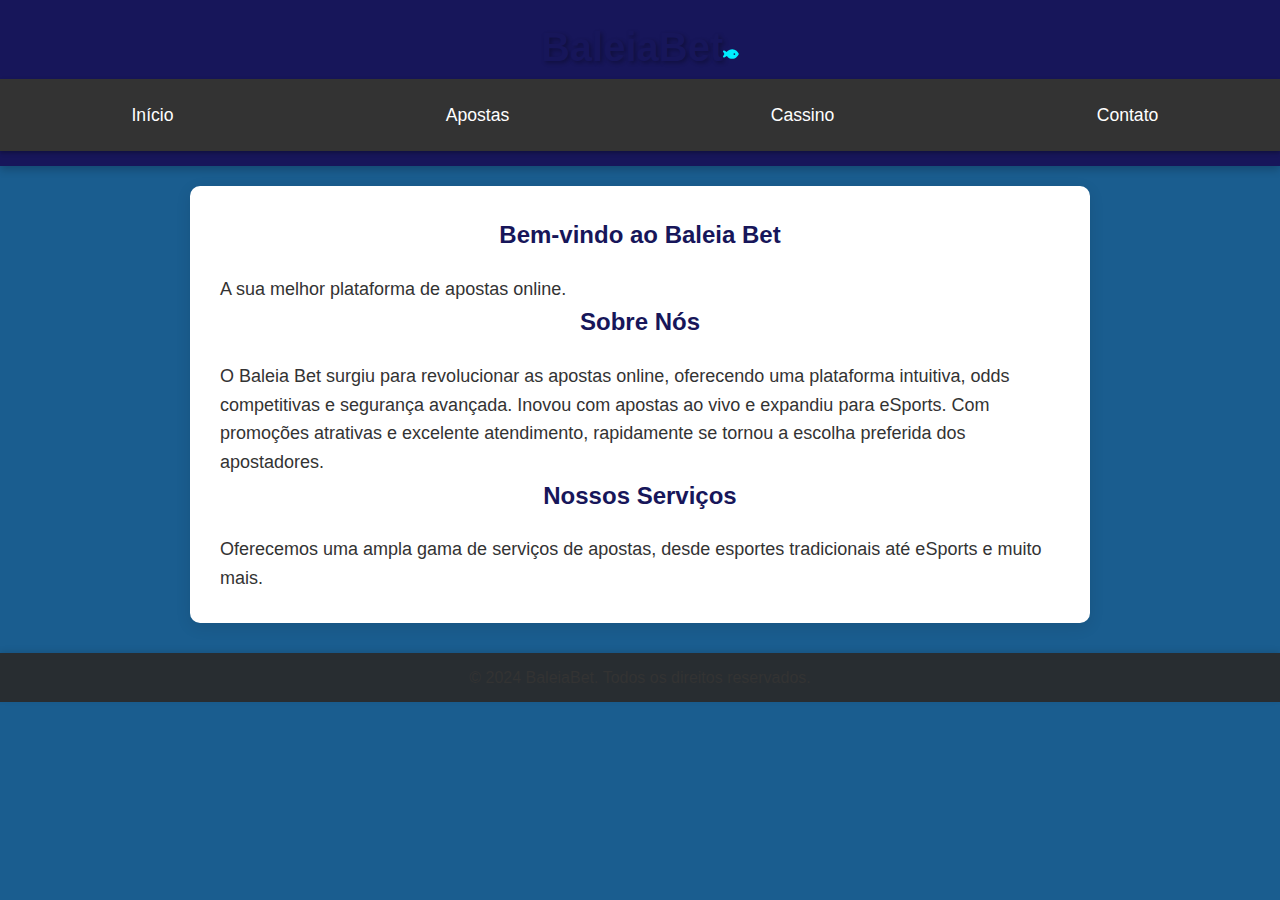
<file: index.html>
<!DOCTYPE html>
<html lang="pt-BR">
<head>
    <meta charset="UTF-8">
    <meta name="viewport" content="width=device-width, initial-scale=1.0">
    <title>BaleiaBet</title>
    <link rel="stylesheet" href="stylesheet.css">
</head>
<body>
    <header>
        <div class="logo">
            <h1>BaleiaBet<svg xmlns="http://www.w3.org/2000/svg" height="14" width="15.75" viewBox="0 0 576 512"><!--!Font Awesome Free 6.5.2 by @fontawesome - https://fontawesome.com License - https://fontawesome.com/license/free Copyright 2024 Fonticons, Inc.--><path fill="#00eeff" d="M180.5 141.5C219.7 108.5 272.6 80 336 80s116.3 28.5 155.5 61.5c39.1 33 66.9 72.4 81 99.8c4.7 9.2 4.7 20.1 0 29.3c-14.1 27.4-41.9 66.8-81 99.8C452.3 403.5 399.4 432 336 432s-116.3-28.5-155.5-61.5c-16.2-13.7-30.5-28.5-42.7-43.1L48.1 379.6c-12.5 7.3-28.4 5.3-38.7-4.9S-3 348.7 4.2 336.1L50 256 4.2 175.9c-7.2-12.6-5-28.4 5.3-38.6s26.1-12.2 38.7-4.9l89.7 52.3c12.2-14.6 26.5-29.4 42.7-43.1zM448 256a32 32 0 1 0 -64 0 32 32 0 1 0 64 0z"/></svg></h1>
        </div>
        <nav>
            <ul>
                <li><a href="index.html">Início</a></li>
                <li><a href="apostas.html">Apostas</a></li>
                <li><a href="cassino.html">Cassino</a></li>
                <li><a href="contato.html">Contato</a></li>
                
            </ul>
        </nav>
    </header>
<div class="telainicial">
    <main>
        <section id="home">
            <h2>Bem-vindo ao Baleia Bet</h2>
            <p>A sua melhor plataforma de apostas online.</p>
        </section>

        <section id="sobre">
            <h2>Sobre Nós</h2>
            <p>O Baleia Bet surgiu para revolucionar as apostas online, oferecendo uma plataforma intuitiva, odds competitivas e segurança avançada. Inovou com apostas ao vivo e expandiu para eSports. Com promoções atrativas e excelente atendimento, rapidamente se tornou a escolha preferida dos apostadores.
            </p>
        </section>

        <section id="servicos">
            <h2>Nossos Serviços</h2>
            <p>Oferecemos uma ampla gama de serviços de apostas, desde esportes tradicionais até eSports e muito mais.</p>
        </section>


    </main>
</div>

    <footer>
        <p>&copy; 2024 BaleiaBet. Todos os direitos reservados.</p>
    </footer>
</body>
</html>
</file>
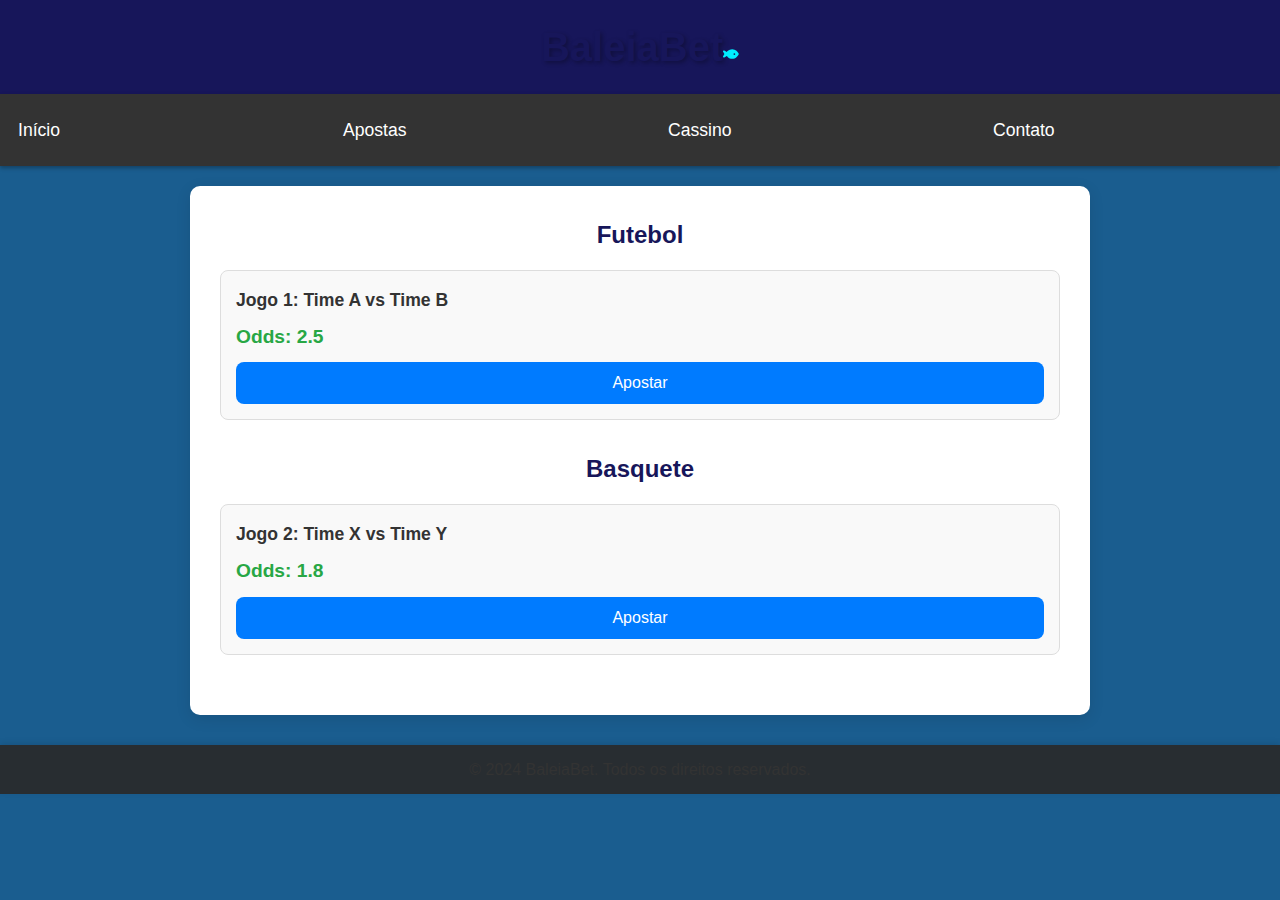
<file: apostas.html>
<!DOCTYPE html>
<html lang="pt-br">
<head>
    <meta charset="UTF-8">
    <meta name="viewport" content="width=device-width, initial-scale=1.0">
    <title>BaleiaBet</title>
    <link rel="stylesheet" href="stylesheet.css">
</head>
<body>
    <header>
        <h1>BaleiaBet<svg xmlns="http://www.w3.org/2000/svg" height="14" width="15.75" viewBox="0 0 576 512"><!--!Font Awesome Free 6.5.2 by @fontawesome - https://fontawesome.com License - https://fontawesome.com/license/free Copyright 2024 Fonticons, Inc.--><path fill="#00eeff" d="M180.5 141.5C219.7 108.5 272.6 80 336 80s116.3 28.5 155.5 61.5c39.1 33 66.9 72.4 81 99.8c4.7 9.2 4.7 20.1 0 29.3c-14.1 27.4-41.9 66.8-81 99.8C452.3 403.5 399.4 432 336 432s-116.3-28.5-155.5-61.5c-16.2-13.7-30.5-28.5-42.7-43.1L48.1 379.6c-12.5 7.3-28.4 5.3-38.7-4.9S-3 348.7 4.2 336.1L50 256 4.2 175.9c-7.2-12.6-5-28.4 5.3-38.6s26.1-12.2 38.7-4.9l89.7 52.3c12.2-14.6 26.5-29.4 42.7-43.1zM448 256a32 32 0 1 0 -64 0 32 32 0 1 0 64 0z"/></svg></h1>
    </header>
    <nav>
        <ul>
            <li><a href="index.html">Início</a></li>
            <li><a href="apostas.html">Apostas</a></li>
            <li><a href="cassino.html">Cassino</a></li>
            <li><a href="contato.html">Contato</a></li>
            
        </ul>
    </nav>
    <main>
        <section class="bet-section">
            <h2>Futebol</h2>
            <div class="bet">
                <div class="bet-title">Jogo 1: Time A vs Time B</div>
                <div class="bet-odds">Odds: 2.5</div>
                <button class="bet-button">Apostar</button>
            </div>
        </section>
        <section class="bet-section">
            <h2>Basquete</h2>
            <div class="bet">
                <div class="bet-title">Jogo 2: Time X vs Time Y</div>
                <div class="bet-odds">Odds: 1.8</div>
                <button class="bet-button">Apostar</button>
            </div>
        </section>
    </main>
    <footer>
        <p>&copy; 2024 BaleiaBet. Todos os direitos reservados.</p>
    </footer>
</body>
</html>
</file>
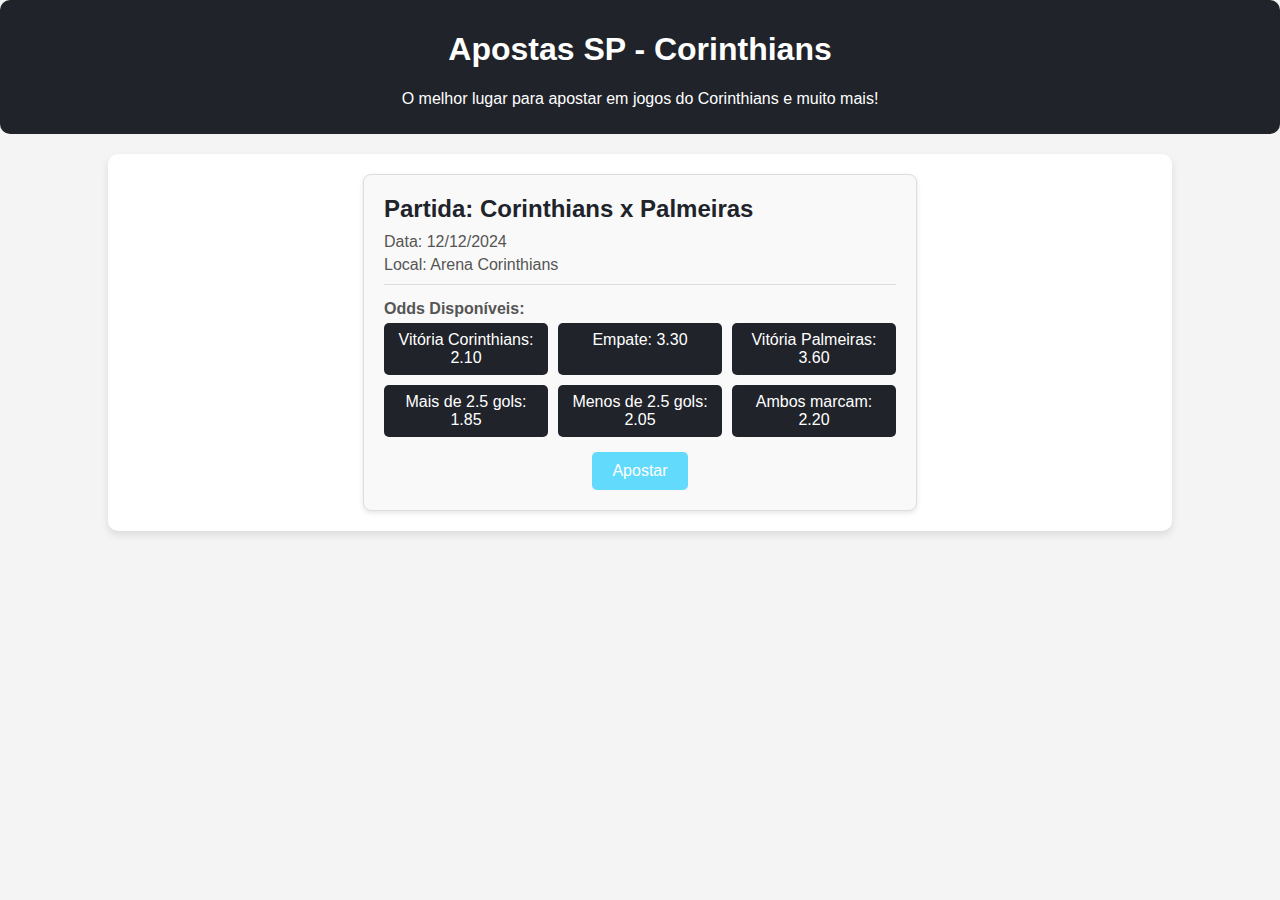
<file: apostasfut.html>
<!DOCTYPE html>
<html lang="pt-BR">
<head>
    <meta charset="UTF-8">
    <meta name="viewport" content="width=device-width, initial-scale=1.0">
    <title>Apostas SP | Corinthians</title>
    <style>
        body {
            font-family: 'Arial', sans-serif;
            background-color: #f4f4f4;
            margin: 0;
            padding: 0;
        }
        .container {
            width: 80%;
            margin: auto;
            background-color: #fff;
            box-shadow: 0 4px 8px rgba(0, 0, 0, 0.1);
            border-radius: 10px;
            padding: 20px;
            margin-top: 20px;
        }
        header {
            background-color: #20232a;
            padding: 10px 20px;
            border-radius: 10px;
            text-align: center;
            color: #fff;
        }
        .bet-card {
            background-color: #f9f9f9;
            border: 1px solid #ddd;
            border-radius: 8px;
            padding: 20px;
            box-shadow: 0 2px 5px rgba(0, 0, 0, 0.1);
            margin: auto;
            width: 50%;
            transition: transform 0.3s;
        }
        .bet-card:hover {
            transform: scale(1.02);
        }
        .bet-card h3 {
            margin: 0 0 10px 0;
            font-size: 1.5em;
            color: #20232a;
        }
        .bet-card p {
            margin: 5px 0;
            color: #555;
        }
        .odds-section {
            margin-top: 10px;
            border-top: 1px solid #ddd;
            padding-top: 10px;
        }
        .odds {
            display: grid;
            grid-template-columns: repeat(3, 1fr);
            gap: 10px;
        }
        .odd-item {
            background-color: #20232a;
            color: #fff;
            border-radius: 5px;
            padding: 8px 12px;
            text-align: center;
            cursor: pointer;
            transition: background-color 0.3s;
        }
        .odd-item:hover {
            background-color: #61dafb;
        }
        .bet-card-footer {
            text-align: center;
            margin-top: 15px;
        }
        .bet-card-footer button {
            padding: 10px 20px;
            background-color: #61dafb;
            color: #fff;
            border: none;
            border-radius: 5px;
            cursor: pointer;
            font-size: 1em;
            transition: background-color 0.3s;
        }
        .bet-card-footer button:hover {
            background-color: #20232a;
        }
        .info-section {
            font-size: 0.9em;
            color: #888;
            margin-top: 10px;
        }
    </style>
</head>
<body>
    <header>
        <h1>Apostas SP - Corinthians</h1>
        <p>O melhor lugar para apostar em jogos do Corinthians e muito mais!</p>
    </header>
    <div class="container">
        <div class="bet-card">
            <h3>Partida: Corinthians x Palmeiras</h3>
            <p>Data: 12/12/2024</p>
            <p>Local: Arena Corinthians</p>
            <div class="odds-section">
                <p><strong>Odds Disponíveis:</strong></p>
                <div class="odds">
                    <div class="odd-item">Vitória Corinthians: 2.10</div>
                    <div class="odd-item">Empate: 3.30</div>
                    <div class="odd-item">Vitória Palmeiras: 3.60</div>
                    <div class="odd-item">Mais de 2.5 gols: 1.85</div>
                    <div class="odd-item">Menos de 2.5 gols: 2.05</div>
                    <div class="odd-item">Ambos marcam: 2.20</div>
                </div>
            </div>
            <div class="bet-card-footer">
                <button>Apostar</button>
            </div>
        </div>
    </div>
</body>
</html>
</file>
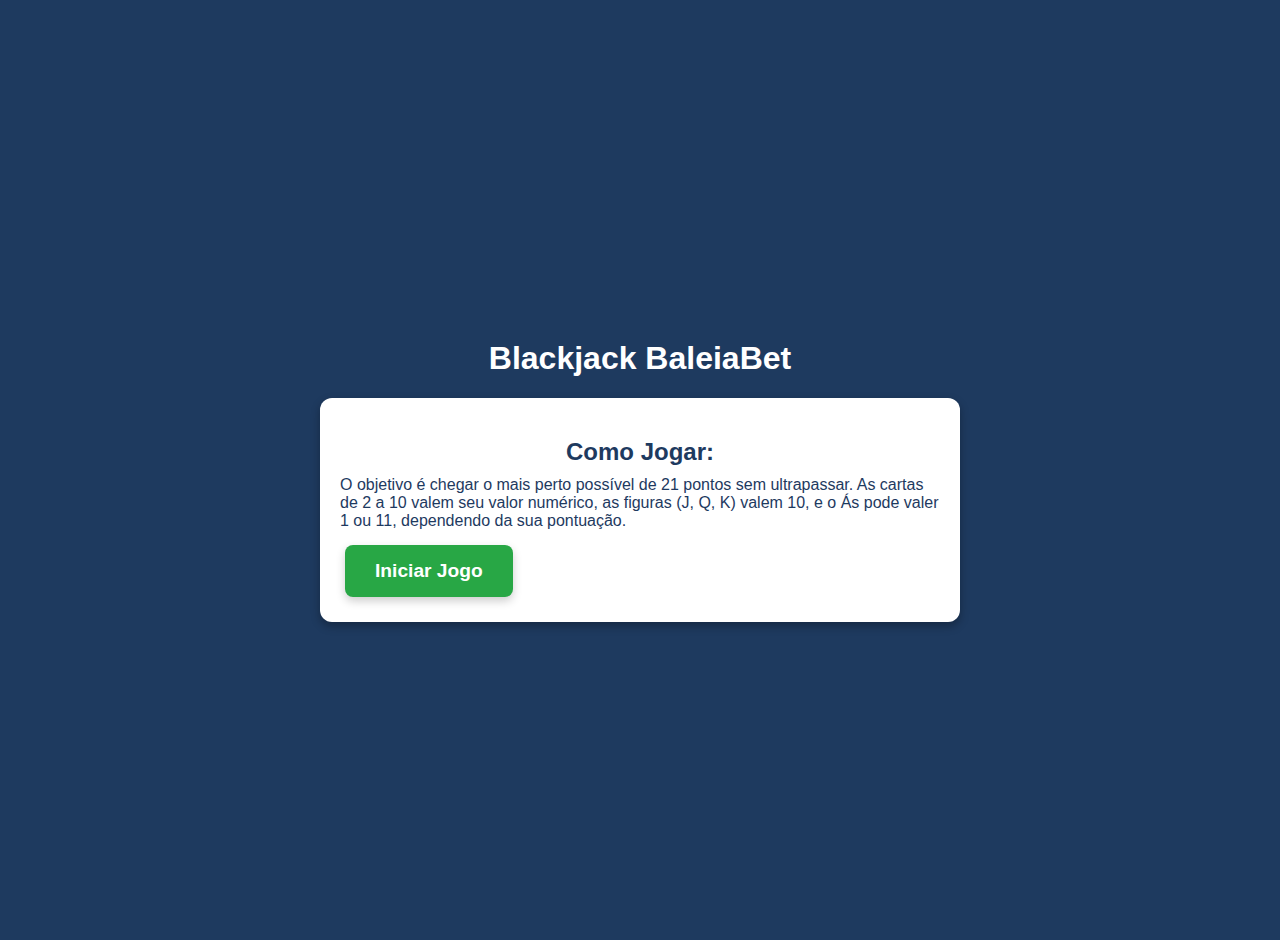
<file: blackjack_game.html>
<!DOCTYPE html>
<html lang="pt-BR">
<head>
    <meta charset="UTF-8">
    <meta name="viewport" content="width=device-width, initial-scale=1.0">
    <title>Blackjack BaleiaBet</title>
    <style>
        body {
            font-family: 'Segoe UI', Tahoma, Geneva, Verdana, sans-serif;
            background-color: #1e3a5f;
            color: #ffffff;
            text-align: center;
            padding: 20px;
            margin: 0;
            display: flex;
            justify-content: center;
            align-items: center;
            height: 100vh;
            flex-direction: column;
        }
        .container {
            display: flex;
            flex-direction: column;
            align-items: center;
            gap: 20px;
            background-color: #1a5d8f;
            padding: 40px;
            border-radius: 16px;
            box-shadow: 0 5px 15px rgba(0, 0, 0, 0.3);
            width: 90%;
            max-width: 800px;
        }
        .card {
            display: inline-block;
            width: 70px;
            height: 100px;
            margin: 5px;
            background-color: #fff;
            border: 2px solid #1a5d8f;
            border-radius: 12px;
            text-align: center;
            line-height: 100px;
            font-size: 32px;
            font-weight: bold;
            color: #1a5d8f;
            box-shadow: 0 3px 6px rgba(0, 0, 0, 0.1);
            transition: transform 0.2s, box-shadow 0.2s;
        }
        .card:hover {
            transform: scale(1.1);
            box-shadow: 0 5px 10px rgba(0, 0, 0, 0.3);
        }
        .button {
            padding: 15px 30px;
            background-color: #28a745;
            color: #ffffff;
            border: none;
            border-radius: 8px;
            cursor: pointer;
            margin: 5px;
            font-size: 1.2rem;
            font-weight: bold;
            box-shadow: 0 4px 10px rgba(0, 0, 0, 0.2);
            transition: background-color 0.3s, transform 0.2s;
        }
        .button:hover {
            background-color: #218838;
            transform: translateY(-2px);
        }
        .button:active {
            transform: translateY(2px);
        }
        .result {
            margin-top: 20px;
            font-size: 2rem;
            font-weight: bold;
            text-shadow: 1px 1px 2px rgba(0, 0, 0, 0.5);
        }
        .instructions {
            background-color: #ffffff;
            color: #1e3a5f;
            padding: 20px;
            border-radius: 12px;
            box-shadow: 0 4px 10px rgba(0, 0, 0, 0.3);
            max-width: 600px;
            margin: 0 auto;
            text-align: left;
        }
        .instructions h2 {
            margin-bottom: 10px;
            font-size: 1.5rem;
            text-align: center;
        }
        .instructions p {
            margin: 10px 0;
            font-size: 1rem;
        }
        .dealer-cards {
            display: flex;
            justify-content: center;
            gap: 10px;
            margin-top: 15px;
        }
        .stats {
            margin-top: 20px;
            display: flex;
            justify-content: space-around;
            width: 100%;
        }
        .stat {
            background-color: #ffffff;
            color: #1e3a5f;
            padding: 12px 18px;
            border-radius: 10px;
            box-shadow: 0 3px 6px rgba(0, 0, 0, 0.2);
            display: flex;
            flex-direction: column;
            align-items: center;
            text-align: center;
        }
        .stat h3 {
            margin-bottom: 5px;
            font-size: 1rem;
            font-weight: bold;
        }
        .stat p {
            font-size: 1.2rem;
        }
        @media (max-width: 600px) {
            .card {
                width: 50px;
                height: 70px;
                font-size: 24px;
                line-height: 70px;
            }
            .button {
                padding: 10px 20px;
                font-size: 1rem;
            }
            .instructions {
                padding: 15px;
            }
        }
    </style>
</head>
<body>
    <header>
        <h1>Blackjack BaleiaBet</h1>
    </header>

    <div class="instructions" id="instructions">
        <h2>Como Jogar:</h2>
        <p>O objetivo é chegar o mais perto possível de 21 pontos sem ultrapassar. As cartas de 2 a 10 valem seu valor numérico, as figuras (J, Q, K) valem 10, e o Ás pode valer 1 ou 11, dependendo da sua pontuação.</p>
        <button class="button" onclick="startGame()">Iniciar Jogo</button>
    </div>

    <div class="container" id="gameContainer" style="display: none;">
        <h2>Jogue uma emocionante partida de Blackjack!</h2>
        <div id="gameArea"></div>
        <div class="dealer-cards" id="dealerArea"></div>
        <p id="result" class="result"></p>
        <p id="score" class="score"></p>
        <div class="action-buttons">
            <button class="button" onclick="playerHit()">Pedir Carta</button>
            <button class="button" onclick="dealerPlay()">Parar</button>
        </div>
        <button class="button" id="restartButton" style="display: none;" onclick="startGame()">Reiniciar Jogo</button>
        <div class="stats">
            <div class="stat">
                <h3>Vitórias do Jogador</h3>
                <p id="playerWins">0</p>
            </div>
            <div class="stat">
                <h3>Vitórias do Dealer</h3>
                <p id="dealerWins">0</p>
            </div>
            <div class="stat">
                <h3>Empates</h3>
                <p id="ties">0</p>
            </div>
        </div>
    </div>

    <script>
        let playerCards = [];
        let dealerCards = [];
        let playerScore = 0;
        let dealerScore = 0;
        let playerWins = 0;
        let dealerWins = 0;
        let ties = 0;

        function startGame() {
            document.getElementById('instructions').style.display = 'none';
            document.getElementById('gameContainer').style.display = 'block';
            playerCards = [getRandomCard(), getRandomCard()];
            dealerCards = [getRandomCard(), getRandomCard()];
            playerScore = calculateScore(playerCards);
            dealerScore = calculateScore(dealerCards);
            displayCards();
            displayDealerCards();
            updateScore();
            document.getElementById('result').textContent = '';
            document.getElementById('score').textContent = 'Sua pontuação: ' + playerScore;
            document.getElementById('restartButton').style.display = 'none';
        }

        function getRandomCard() {
            const card = Math.floor(Math.random() * 13) + 1;
            return card > 10 ? 10 : card;
        }

        function calculateScore(cards) {
            let score = cards.reduce((acc, card) => acc + card, 0);
            if (cards.includes(1) && score <= 11) {
                score += 10;
            }
            return score;
        }

        function displayCards() {
            const gameArea = document.getElementById('gameArea');
            gameArea.innerHTML = '';
            playerCards.forEach(card => {
                const cardElement = document.createElement('div');
                cardElement.className = 'card';
                cardElement.textContent = card;
                gameArea.appendChild(cardElement);
            });
        }

        function displayDealerCards() {
            const dealerArea = document.getElementById('dealerArea');
            dealerArea.innerHTML = '';
            dealerCards.forEach(card => {
                const cardElement = document.createElement('div');
                cardElement.className = 'card';
                cardElement.textContent = card;
                dealerArea.appendChild(cardElement);
            });
        }

        function playerHit() {
            playerCards.push(getRandomCard());
            playerScore = calculateScore(playerCards);
            displayCards();
            document.getElementById('score').textContent = 'Sua pontuação: ' + playerScore;
            if (playerScore > 21) {
                document.getElementById('result').textContent = 'Você estourou! Dealer ganha.';
                dealerWins++;
                document.getElementById('dealerWins').textContent = dealerWins;
                endGame();
            }
        }

        function dealerPlay() {
            while (dealerScore < 17) {
                dealerCards.push(getRandomCard());
                dealerScore = calculateScore(dealerCards);
            }
            displayDealerCards();
            determineWinner();
        }

        function determineWinner() {
            if (playerScore > 21) {
                document.getElementById('result').textContent = 'Você estourou! Dealer ganha.';
                dealerWins++;
            } else if (dealerScore > 21) {
                document.getElementById('result').textContent = 'Dealer estourou! Você ganha.';
                playerWins++;
            } else if (playerScore > dealerScore) {
                document.getElementById('result').textContent = 'Você ganha!';
                playerWins++;
            } else if (dealerScore > playerScore) {
                document.getElementById('result').textContent = 'Dealer ganha!';
                dealerWins++;
            } else {
                document.getElementById('result').textContent = 'Empate!';
                ties++;
            }
            document.getElementById('playerWins').textContent = playerWins;
            document.getElementById('dealerWins').textContent = dealerWins;
            document.getElementById('ties').textContent = ties;
            document.querySelector('.action-buttons').innerHTML = '';
            document.getElementById('restartButton').style.display = 'block';
        }

        function updateScore() {
            document.getElementById('score').textContent = 'Sua pontuação: ' + playerScore;
        }

        function endGame() {
            document.querySelector('.action-buttons').innerHTML = '';
            document.getElementById('restartButton').style.display = 'block';
        }
    </script>
</body>
</html>
</file>
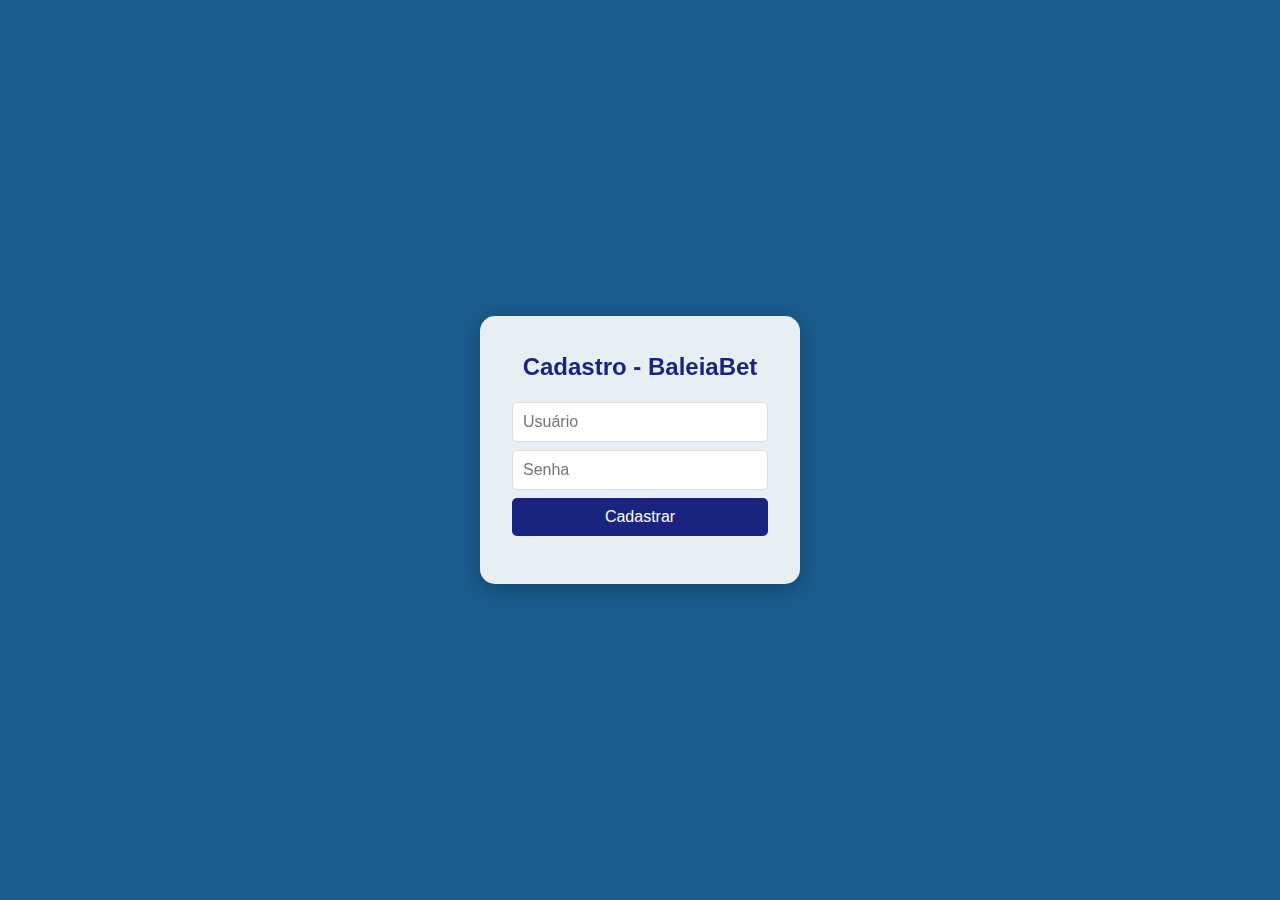
<file: cadastro.html>
<!DOCTYPE html>
<html lang="pt-BR">
<head>
    <meta charset="UTF-8">
    <meta name="viewport" content="width=device-width, initial-scale=1.0">
    <title>Cadastro - BaleiaBet</title>
    <link rel="stylesheet" href="stylesheet.css">
    <style>
        body {
            display: flex;
            justify-content: center;
            align-items: center;
            height: 100vh;
            margin: 0;
            background-image: url('https://images.unsplash.com/photo-1533723334026-1b8e97b15e2f');
            background-size: cover;
            background-repeat: no-repeat;
            background-position: center;
            color: #ffffff;
            font-family: 'Arial', sans-serif;
            background-attachment: fixed;
        }
        .form-container {
            background-color: rgba(255, 255, 255, 0.9);
            padding: 2rem;
            border-radius: 15px;
            box-shadow: 0 4px 25px rgba(0, 0, 0, 0.3);
            width: 320px;
            text-align: center;
            overflow: hidden;
            backdrop-filter: blur(10px);
        }
        .form-container h2 {
            margin-bottom: 1rem;
            color: #1a237e;
        }
        .form-container input {
            display: block;
            width: 100%;
            padding: 10px;
            margin: 0.5rem 0;
            border: 1px solid #ddd;
            border-radius: 5px;
            outline: none;
            font-size: 1rem;
            transition: border-color 0.3s;
        }
        .form-container input:focus {
            border-color: #1a237e;
        }
        .form-container button {
            background-color: #1a237e;
            color: white;
            padding: 10px 20px;
            border: none;
            border-radius: 5px;
            cursor: pointer;
            width: 100%;
            font-size: 1rem;
            transition: background-color 0.3s, transform 0.3s;
        }
        .form-container button:hover {
            background-color: #0d47a1;
            transform: scale(1.05);
        }
        .form-container button:active {
            background-color: #0a3d90;
            transform: scale(1);
        }
        .form-container p {
            margin-top: 1rem;
            color: #333;
        }
    </style>
</head>
<body>
    <div class="form-container" id="formContainer">
        <h2>Cadastro - BaleiaBet</h2>
        <input type="text" id="username" placeholder="Usuário" required>
        <input type="password" id="password" placeholder="Senha" required>
        <button onclick="register()">Cadastrar</button>
        <p id="message"></p>
    </div>

    <script>
        function register() {
            const username = document.getElementById('username').value;
            const password = document.getElementById('password').value;
            const message = document.getElementById('message');

            if (username === "" || password === "") {
                message.textContent = "Por favor, preencha todos os campos.";
                message.style.color = "red";
                return;
            }

            // Verifica se o usuário já existe
            let users = JSON.parse(localStorage.getItem('users')) || [];
            if (users.some(user => user.username === username)) {
                message.textContent = "Usuário já existe. Tente outro nome.";
                message.style.color = "red";
                return;
            }

            // Adiciona o novo usuário
            users.push({ username, password });
            localStorage.setItem('users', JSON.stringify(users));
            message.textContent = "Cadastro realizado com sucesso! Redirecionando para o login...";
            message.style.color = "green";

            // Redireciona para a página de login após 2 segundos
            setTimeout(() => {
                window.location.href = 'login.html';
            }, 2000);
        }
    </script>
</body>
</html>
</file>
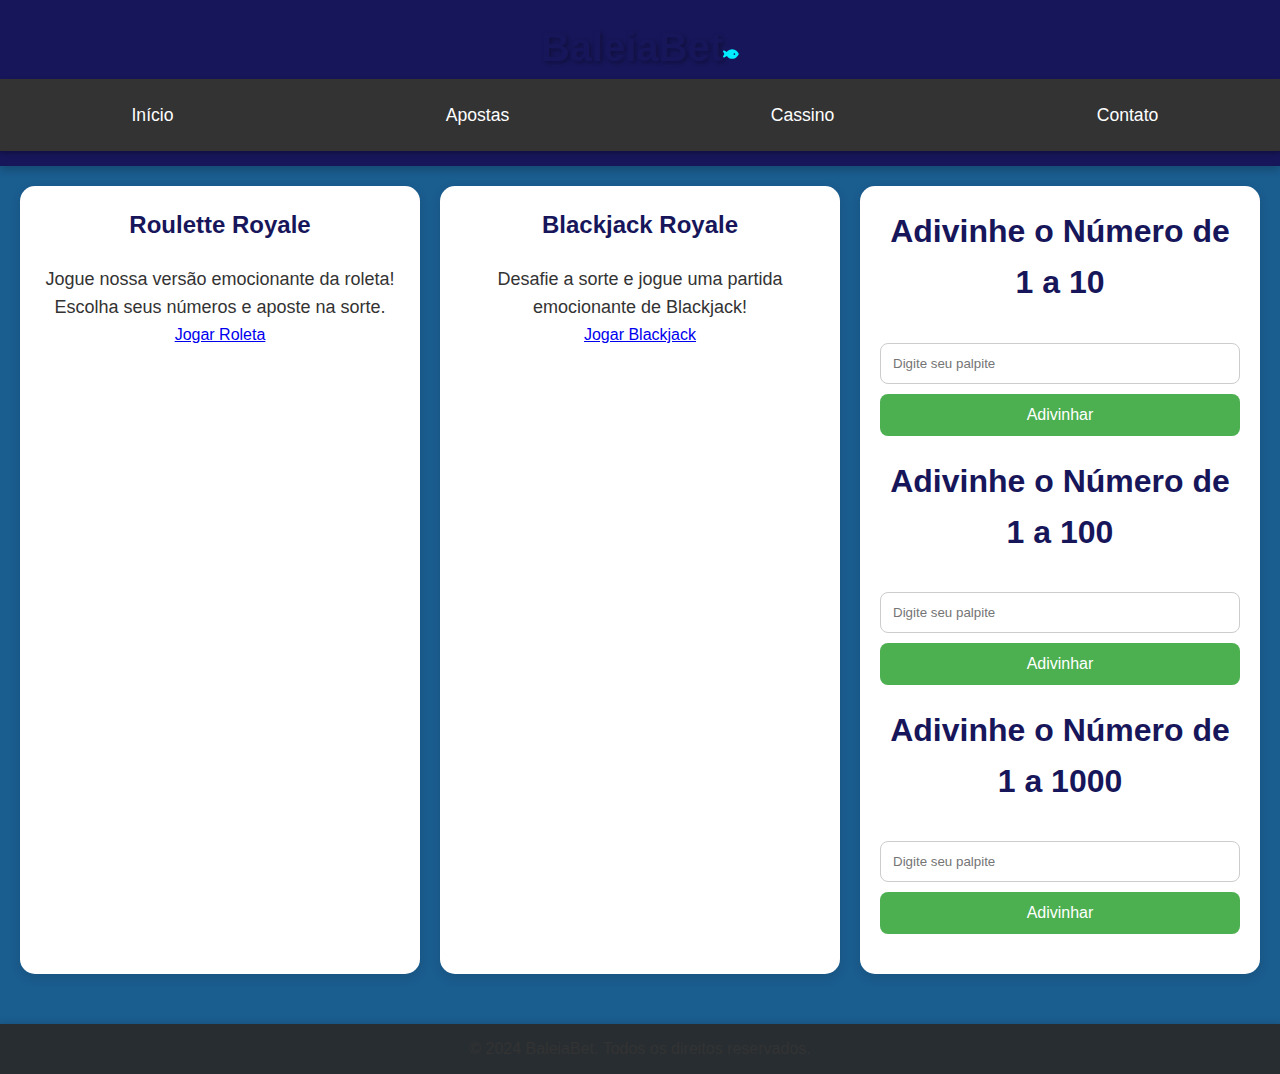
<file: cassino.html>
<!DOCTYPE html>
<html lang="pt-BR">
<head>
    <meta charset="UTF-8">
    <meta name="viewport" content="width=device-width, initial-scale=1.0">
    <title>BaleiaBet</title>
    <link rel="stylesheet" href="stylesheet.css">
</head>
<body>
    <header>
            <h1>BaleiaBet<svg xmlns="http://www.w3.org/2000/svg" height="14" width="15.75" viewBox="0 0 576 512"><!--!Font Awesome Free 6.5.2 by @fontawesome - https://fontawesome.com License - https://fontawesome.com/license/free Copyright 2024 Fonticons, Inc.--><path fill="#00eeff" d="M180.5 141.5C219.7 108.5 272.6 80 336 80s116.3 28.5 155.5 61.5c39.1 33 66.9 72.4 81 99.8c4.7 9.2 4.7 20.1 0 29.3c-14.1 27.4-41.9 66.8-81 99.8C452.3 403.5 399.4 432 336 432s-116.3-28.5-155.5-61.5c-16.2-13.7-30.5-28.5-42.7-43.1L48.1 379.6c-12.5 7.3-28.4 5.3-38.7-4.9S-3 348.7 4.2 336.1L50 256 4.2 175.9c-7.2-12.6-5-28.4 5.3-38.6s26.1-12.2 38.7-4.9l89.7 52.3c12.2-14.6 26.5-29.4 42.7-43.1zM448 256a32 32 0 1 0 -64 0 32 32 0 1 0 64 0z"/></svg></h1>
        <nav>
            <ul>
                <li><a href="index.html">Início</a></li>
                <li><a href="apostas.html">Apostas</a></li>
                <li><a href="cassino.html">Cassino</a></li>
                <li><a href="contato.html">Contato</a></li>

                
            </ul>
        </nav>
    </header>
   
</head>
<body>
    <div class="container">

        <div class="cassino">
            <h2>Roulette Royale</h2>
            <p>Jogue nossa versão emocionante da roleta! Escolha seus números e aposte na sorte.</p>
            <a href="roleta.html">Jogar Roleta</a>
        </div>
        
        

        <div class="cassino">
            <h2>Blackjack Royale</h2>
            <p>Desafie a sorte e jogue uma partida emocionante de Blackjack!</p>
            <a href="blackjack_game.html" target="_blank">Jogar Blackjack</a>
        </div>
    <div class="cassino">
    <h1>Adivinhe o Número de 1 a 10</h1>
    <input type="number" id="guess1to10" placeholder="Digite seu palpite">
    <button onclick="guessNumber1to10()">Adivinhar</button>
    <p id="result1to10"></p>

    <script>
        const randomNumber1to10 = Math.floor(Math.random() * 10) + 1;

        function guessNumber1to10() {
            const userGuess = parseInt(document.getElementById('guess1to10').value);
            const resultElement = document.getElementById('result1to10');

            if (userGuess === randomNumber1to10) {
                resultElement.textContent = 'Parabéns! Você adivinhou o número.';
            } else {
                resultElement.textContent = 'Tente novamente daqui 10 minutos!';
            }
        }
    </script>

     <h1>Adivinhe o Número de 1 a 100</h1>
     <input type="number" id="guess1to100" placeholder="Digite seu palpite">
     <button onclick="guessNumber1to100()">Adivinhar</button>
     <p id="result1to100"></p>
 
     <script>
         const randomNumber1to100 = Math.floor(Math.random() * 100) + 1;
 
         function guessNumber1to100() {
             const userGuess = parseInt(document.getElementById('guess1to100').value);
             const resultElement = document.getElementById('result1to100');
 
             if (userGuess === randomNumber1to100) {
                 resultElement.textContent = 'Parabéns! Você adivinhou o número.';
             } else if (userGuess > randomNumber1to100) {
                 resultElement.textContent = 'Muito alto! Tente novamente.';
             } else {
                 resultElement.textContent = 'Muito baixo! Tente novamente.';
             }
         }
     </script>

      <h1>Adivinhe o Número de 1 a 1000</h1>
      <input type="number" id="guess1to1000" placeholder="Digite seu palpite">
      <button onclick="guessNumber1to1000()">Adivinhar</button>
      <p id="result1to1000"></p>
  
      <script>
          const randomNumber1to1000 = Math.floor(Math.random() * 1000) + 1;
  
          function guessNumber1to1000() {
              const userGuess = parseInt(document.getElementById('guess1to1000').value);
              const resultElement = document.getElementById('result1to1000');
  
              if (userGuess === randomNumber1to1000) {
                  resultElement.textContent = 'Parabéns! Você adivinhou o número.';
              } else if (userGuess > randomNumber1to1000) {
                  resultElement.textContent = 'Muito alto! Tente novamente.';
              } else {
                  resultElement.textContent = 'Muito baixo! Tente novamente.';
              }
          }
      </script>
    </div>
</div>
    
    <footer>
        <p>&copy; 2024 BaleiaBet. Todos os direitos reservados.</p>
    </footer>
        
</body>
</html>
</file>
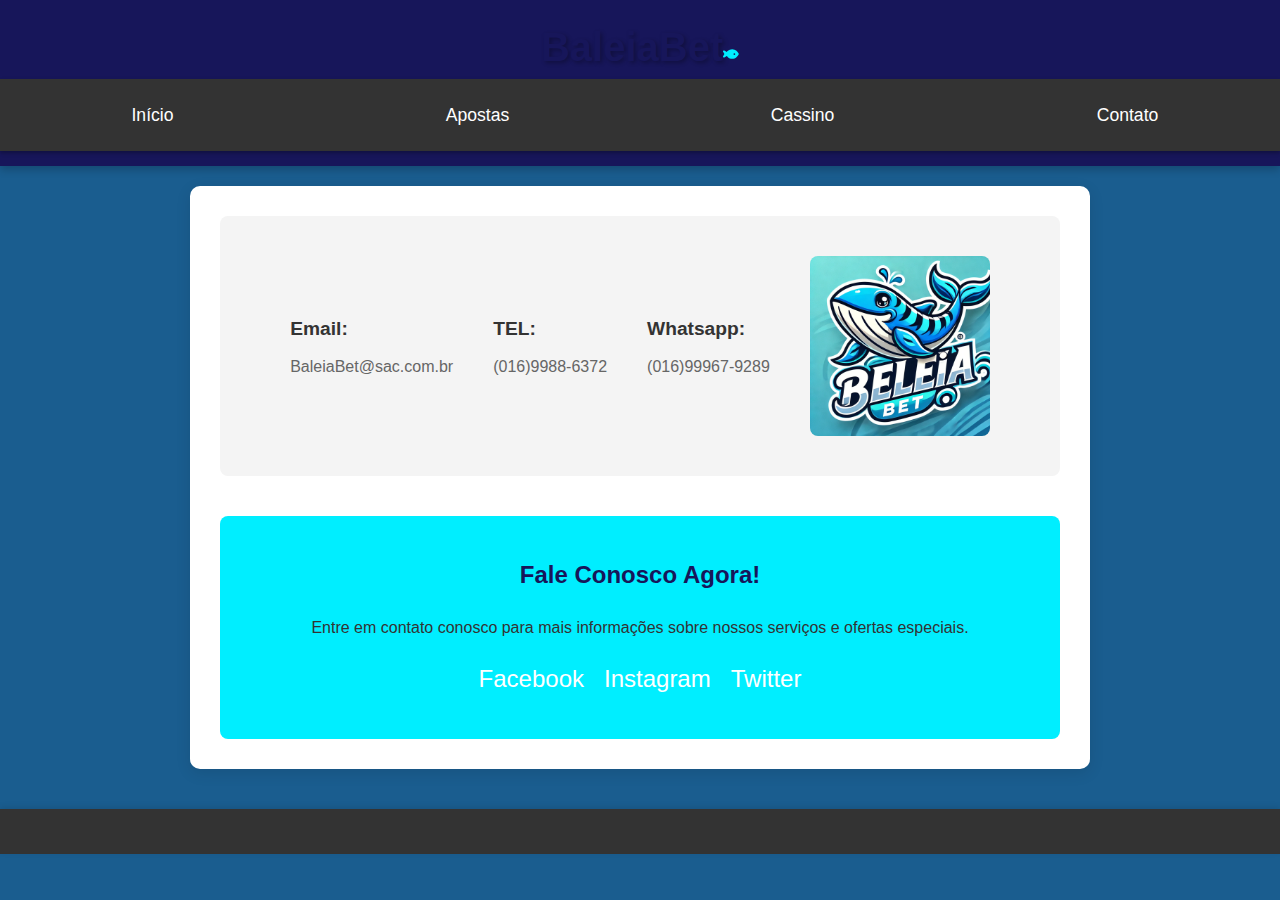
<file: contato.html>
<!DOCTYPE html>
<html lang="pt-BR">
<head>
    <meta charset="UTF-8">
    <meta name="viewport" content="width=device-width, initial-scale=1.0">
    <title>BaleiaBet</title>
    <link rel="stylesheet" href="stylesheet.css">
    <style>
        /* Estilo geral para a seção de contato com a logo */
        #contato-info {
            display: flex;
            align-items: center;  /* Alinha os itens verticalmente no centro */
            justify-content: center;  /* Garante que os itens fiquem centralizados */
            gap: 40px;  /* Espaço entre a logo e os textos */
            padding: 40px 0;  /* Adiciona espaçamento superior e inferior */
            background-color: #f4f4f4;  /* Fundo leve para destacar a seção */
            border-radius: 8px;  /* Bordas arredondadas para um design mais moderno */
        }

        /* Estilo para as informações de contato */
        #contato-info div {
            display: flex;
            flex-direction: column;
            align-items: flex-start;
            gap: 10px;  /* Espaço entre as informações */
            max-width: 300px;  /* Limita a largura das informações */
        }

        #contato-info h2 {
            font-size: 1.2rem;
            font-weight: 600;
            margin: 0;
            color: #333;  /* Cor escura para o título */
        }

        #contato-info p {
            margin: 0;
            font-size: 1rem;
            color: #666;  /* Cor mais suave para o texto */
            line-height: 1.5;
        }

        /* Estilo para a logo */
        #contato-info img {
            max-width: 180px;  /* Tamanho máximo da logo */
            height: auto;
            border-radius: 8px;  /* Bordas arredondadas para a logo */
        }

        /* Estilo opcional para a seção */
        section {
            padding: 20px;
        }

        footer {
            text-align: center;
            padding: 10px;
            background-color: #333;
            color: white;
            margin-top: 40px;
        }

        /* Estilo da nova seção de chamada para ação */
        #cta {
            background-color: #00eeff;  /* Cor de fundo chamativa */
            color: white;
            text-align: center;
            padding: 40px 20px;
            border-radius: 8px;
            margin-top: 40px;
        }

        #cta h2 {
            font-size: 1.5rem;
            font-weight: 700;
            margin-bottom: 20px;
        }

        #cta p {
            font-size: 1rem;
            margin-bottom: 20px;
        }

        /* Estilo para os links de redes sociais */
        .social-links {
            display: flex;
            justify-content: center;
            gap: 20px;
        }

        .social-links a {
            font-size: 1.5rem;
            color: white;
            text-decoration: none;
        }

        .social-links a:hover {
            opacity: 0.7;  /* Efeito ao passar o mouse */
        }
    </style>
</head>
<body>
    <header>
        <h1>BaleiaBet<svg xmlns="http://www.w3.org/2000/svg" height="14" width="15.75" viewBox="0 0 576 512"><!--!Font Awesome Free 6.5.2 by @fontawesome - https://fontawesome.com License - https://fontawesome.com/license/free Copyright 2024 Fonticons, Inc.--><path fill="#00eeff" d="M180.5 141.5C219.7 108.5 272.6 80 336 80s116.3 28.5 155.5 61.5c39.1 33 66.9 72.4 81 99.8c4.7 9.2 4.7 20.1 0 29.3c-14.1 27.4-41.9 66.8-81 99.8C452.3 403.5 399.4 432 336 432s-116.3-28.5-155.5-61.5c-16.2-13.7-30.5-28.5-42.7-43.1L48.1 379.6c-12.5 7.3-28.4 5.3-38.7-4.9S-3 348.7 4.2 336.1L50 256 4.2 175.9c-7.2-12.6-5-28.4 5.3-38.6s26.1-12.2 38.7-4.9l89.7 52.3c12.2-14.6 26.5-29.4 42.7-43.1zM448 256a32 32 0 1 0 -64 0 32 32 0 1 0 64 0z"/></svg></h1>
        <nav>
            <ul>
                <li><a href="index.html">Início</a></li>
                <li><a href="apostas.html">Apostas</a></li>
                <li><a href="cassino.html">Cassino</a></li>
                <li><a href="contato.html">Contato</a></li>
            </ul>
        </nav>
    </header>

    <main>
        <!-- Seção de informações de contato e logo -->
        <section id="contato-info">
            <!-- Informações de contato -->
            <div>
                <h2>Email:</h2>
                <p>BaleiaBet@sac.com.br</p>
            </div>
            <div>
                <h2>TEL:</h2>
                <p>(016)9988-6372</p>
            </div>
            <div>
                <h2>Whatsapp:</h2>
                <p>(016)99967-9289</p>
            </div>

            <!-- Logo ao lado das informações -->
            <img src="DALL·E 2024-12-04 20.46.28 - A creative and playful logo design for 'Baleia Bet', featuring a cartoon-style whale similar in concept to the iconic tiger mascot used in sports bran.webp" alt="Logo BaleiaBet"> <!-- Altere para o caminho correto da sua logo -->
        </section>

        <!-- Chamada para ação -->
        <section id="cta">
            <h2>Fale Conosco Agora!</h2>
            <p>Entre em contato conosco para mais informações sobre nossos serviços e ofertas especiais.</p>
            <div class="social-links">
                <a href="https://facebook.com" target="_blank">Facebook</a>
                <a href="https://instagram.com" target="_blank">Instagram</a>
                <a href="https://twitter.com" target="_blank">Twitter</a>
            </div>
        </section>
    </main>

    <footer>
        <p>&copy; 2024 BaleiaBet. Todos os direitos reservados.</p>
    </footer>
</body>
</html>
</file>
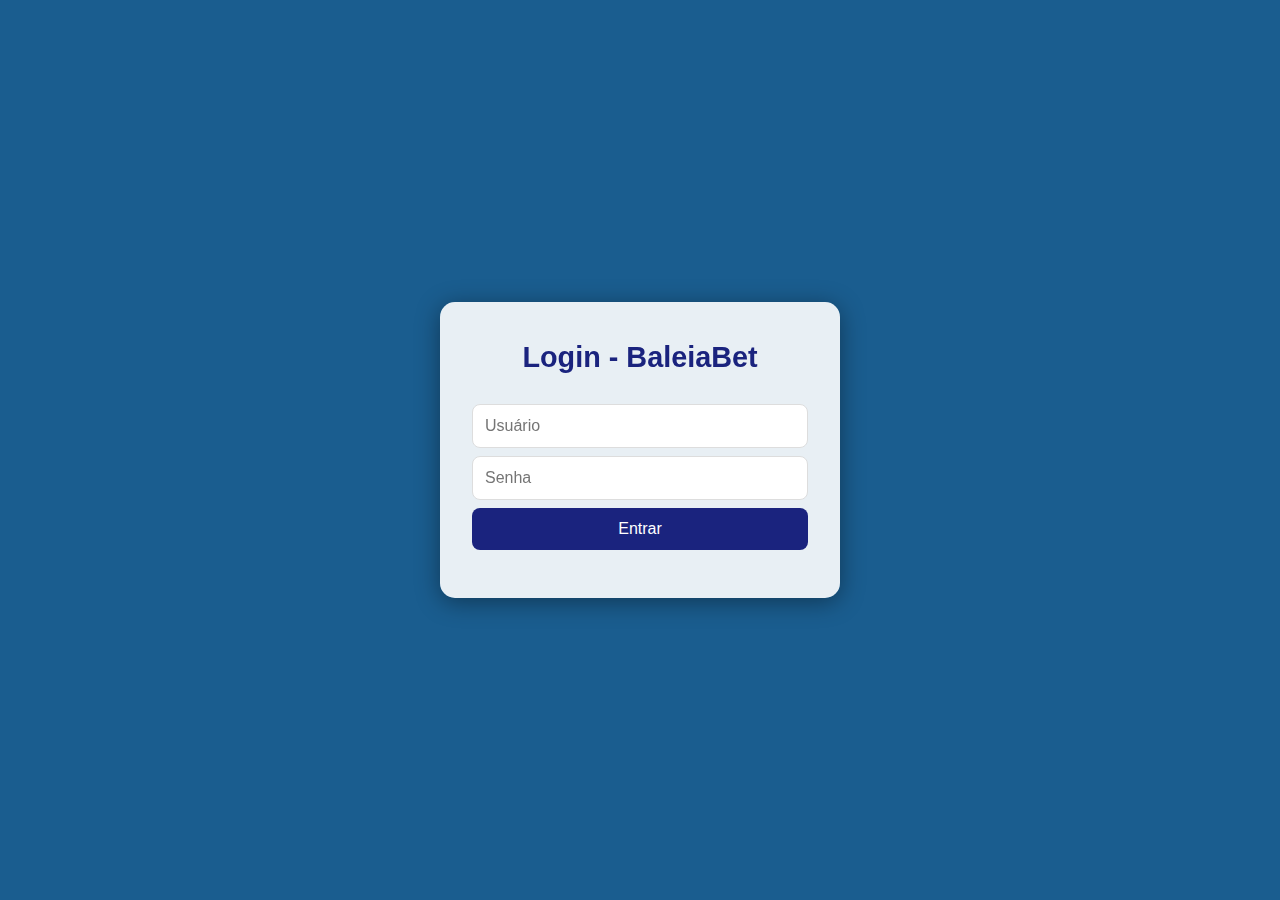
<file: login.html>
<!DOCTYPE html>
<html lang="pt-BR">
<head>
    <meta charset="UTF-8">
    <meta name="viewport" content="width=device-width, initial-scale=1.0">
    <title>Login - BaleiaBet</title>
    <link rel="stylesheet" href="stylesheet.css">
    <style>
        body {
            display: flex;
            justify-content: center;
            align-items: center;
            height: 100vh;
            margin: 0;
            background-image: url('https://source.unsplash.com/1600x900/?ocean,water');
            background-size: cover;
            background-repeat: no-repeat;
            background-position: center;
            color: #ffffff;
            font-family: 'Arial', sans-serif;
            background-attachment: fixed;
        }
        .form-container {
            background-color: rgba(255, 255, 255, 0.9);
            padding: 2rem;
            border-radius: 15px;
            box-shadow: 0 4px 25px rgba(0, 0, 0, 0.4);
            width: 100%;
            max-width: 400px;
            text-align: center;
            backdrop-filter: blur(10px);
        }
        .form-container h2 {
            margin-bottom: 1.5rem;
            color: #1a237e;
            font-size: 1.8rem;
        }
        .form-container input {
            display: block;
            width: 100%;
            padding: 12px;
            margin: 0.5rem 0;
            border: 1px solid #ddd;
            border-radius: 8px;
            outline: none;
            font-size: 1rem;
            transition: border-color 0.3s;
        }
        .form-container input:focus {
            border-color: #1a237e;
            box-shadow: 0 0 5px rgba(26, 35, 126, 0.5);
        }
        .form-container button {
            background-color: #1a237e;
            color: white;
            padding: 12px 20px;
            border: none;
            border-radius: 8px;
            cursor: pointer;
            width: 100%;
            font-size: 1rem;
            transition: background-color 0.3s, transform 0.3s;
        }
        .form-container button:hover {
            background-color: #0d47a1;
            transform: scale(1.05);
        }
        .form-container button:active {
            background-color: #0a3d90;
            transform: scale(1);
        }
        .form-container p {
            margin-top: 1rem;
            font-size: 0.9rem;
        }
    </style>
</head>
<body>
    <div class="form-container" id="formContainer">
        <h2>Login - BaleiaBet</h2>
        <input type="text" id="loginUsername" placeholder="Usuário" required>
        <input type="password" id="loginPassword" placeholder="Senha" required>
        <button onclick="login()">Entrar</button>
        <p id="loginMessage"></p>
    </div>

    <script>
        function login() {
            const username = document.getElementById('loginUsername').value;
            const password = document.getElementById('loginPassword').value;
            const message = document.getElementById('loginMessage');

            if (username === "" || password === "") {
                message.textContent = "Por favor, preencha todos os campos.";
                message.style.color = "red";
                return;
            }

            let users = JSON.parse(localStorage.getItem('users')) || [];
            const user = users.find(user => user.username === username && user.password === password);

            if (user) {
                message.textContent = "Login realizado com sucesso! Redirecionando...";
                message.style.color = "green";

                // Redireciona para a página principal após 2 segundos
                setTimeout(() => {
                    window.location.href = 'index.html';
                }, 2000);
            } else {
                message.textContent = "Usuário ou senha incorretos.";
                message.style.color = "red";
            }
        }
    </script>
</body>
</html>
</file>
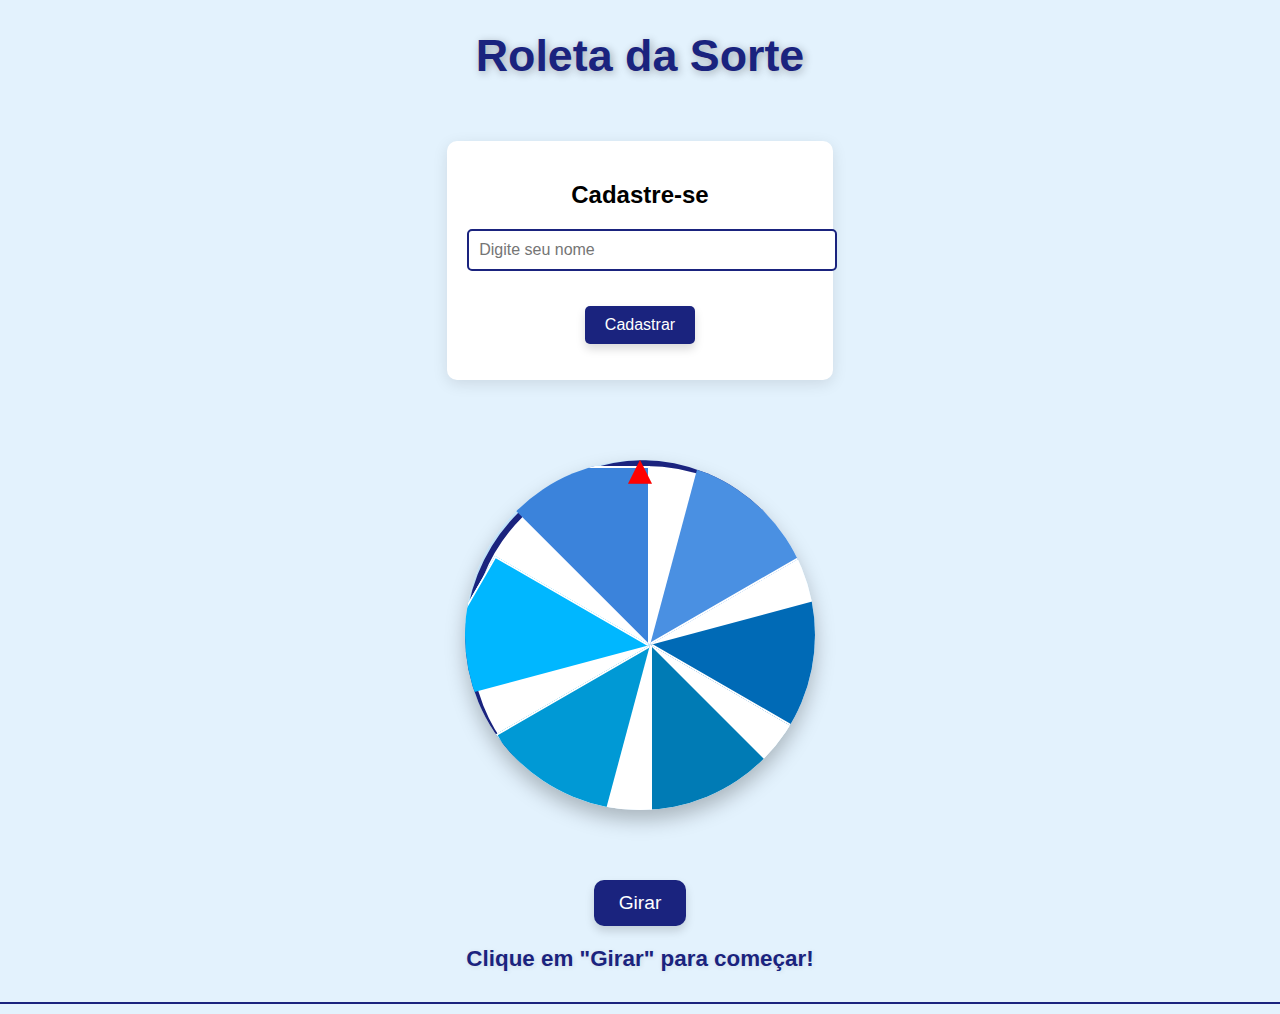
<file: roleta.html>
<!DOCTYPE html>
<html lang="en">
<head>
    <meta charset="UTF-8">
    <meta name="viewport" content="width=device-width, initial-scale=1.0">
    <title>Roleta da Sorte</title>
    <style>
        /* Estilo geral */
        body {
            font-family: 'Segoe UI', Tahoma, Geneva, Verdana, sans-serif;
            background-color: #e3f2fd;
            margin: 0;
            padding: 0;
            display: flex;
            flex-direction: column;
            align-items: center;
            justify-content: center;
            min-height: 100vh;
        }

        h1 {
            color: #1a237e;
            margin-bottom: 30px;
            font-size: 2.8rem;
            text-shadow: 2px 2px 8px rgba(0, 0, 0, 0.3);
        }

        /* Contêiner da roleta */
        .roulette-container {
            position: relative;
            width: 350px;
            height: 350px;
            margin: 50px auto;
            border-radius: 50%;
            box-shadow: 0 10px 20px rgba(0, 0, 0, 0.25);
            overflow: hidden;
            background: linear-gradient(135deg, #c3e7ff, #e3f2fd);
        }

        /* Roleta */
        .roulette {
            width: 100%;
            height: 100%;
            border-radius: 50%;
            border: 6px solid #1a237e;
            position: relative;
            transform-origin: center;
            background-color: #ffffff;
            box-shadow: 0 4px 10px rgba(0, 0, 0, 0.15);
        }

        /* Setores */
        .sector {
            position: absolute;
            width: 50%;
            height: 50%;
            transform-origin: 100% 100%;
            clip-path: polygon(100% 100%, 100% 0, 0 0);
            border: 2px solid #ffffff;
            transition: transform 0.3s;
        }

        .sector:nth-child(1) { background: #3b83db; transform: rotate(0deg); }
        .sector:nth-child(2) { background: #4a90e2; transform: rotate(60deg); }
        .sector:nth-child(3) { background: #006ab6; transform: rotate(120deg); }
        .sector:nth-child(4) { background: #007bb5; transform: rotate(180deg); }
        .sector:nth-child(5) { background: #0099d5; transform: rotate(240deg); }
        .sector:nth-child(6) { background: #00b7ff; transform: rotate(300deg); }

        /* Indicador */
        .indicator {
            position: absolute;
            top: 0;
            left: 50%;
            transform: translateX(-50%);
            width: 24px;
            height: 24px;
            background-color: #ff0000;
            clip-path: polygon(50% 0, 100% 100%, 0 100%);
            z-index: 10;
            box-shadow: 0 4px 8px rgba(0, 0, 0, 0.2);
        }

        /* Botão */
        button {
            background-color: #1a237e;
            color: white;
            border: none;
            padding: 12px 25px;
            margin-top: 20px;
            font-size: 1.2rem;
            border-radius: 10px;
            cursor: pointer;
            box-shadow: 0 5px 10px rgba(0, 0, 0, 0.15);
            transition: background-color 0.3s, transform 0.2s, box-shadow 0.3s;
            outline: none;
        }

        button:hover {
            background-color: #0d47a1;
            transform: translateY(-2px);
            box-shadow: 0 8px 15px rgba(0, 0, 0, 0.2);
        }

        button:active {
            transform: translateY(1px);
            box-shadow: 0 4px 8px rgba(0, 0, 0, 0.1);
        }

        /* Resultado */
        #result {
            margin-top: 20px;
            font-size: 1.4rem;
            color: #1a237e;
            font-weight: bold;
            text-shadow: 1px 1px 5px rgba(0, 0, 0, 0.1);
        }

        /* Cadastro de jogador */
        .player-form {
            margin: 30px auto;
            text-align: center;
            background-color: #ffffff;
            padding: 20px;
            border-radius: 10px;
            box-shadow: 0 4px 15px rgba(0, 0, 0, 0.1);
        }

        .player-form input {
            padding: 10px;
            margin-bottom: 15px;
            font-size: 1rem;
            border-radius: 5px;
            border: 2px solid #1a237e;
            outline: none;
            width: 100%;
            transition: border-color 0.3s;
        }

        .player-form input:focus {
            border-color: #007bb5;
        }

        .player-form button {
            background-color: #1a237e;
            color: white;
            border: none;
            padding: 10px 20px;
            font-size: 1rem;
            border-radius: 5px;
            cursor: pointer;
            transition: background-color 0.3s, transform 0.2s;
            outline: none;
        }

        .player-form button:hover {
            background-color: #0d47a1;
            transform: translateY(-1px);
        }

        .player-form button:active {
            transform: translateY(1px);
        }

        /* Contador de resultados */
        .counter {
            margin-top: 30px;
            font-size: 1.2rem;
            color: #1a237e;
            text-align: left;
            padding-left: 10px;
            width: 100%;
            box-sizing: border-box;
            border-top: 2px solid #1a237e;
            padding-top: 10px;
        }
    </style>
</head>
<body>
    <h1>Roleta da Sorte</h1>
    
    <!-- Cadastro de jogador -->
    <div class="player-form">
        <h2>Cadastre-se</h2>
        <input type="text" id="playerName" placeholder="Digite seu nome" />
        <button id="registerButton">Cadastrar</button>
        <p id="playerInfo"></p>
    </div>

    <div class="roulette-container">
        <div class="indicator"></div>
        <div class="roulette" id="roulette">
            <!-- Setores da roleta -->
            <div class="sector" style="transform: rotate(0deg);"></div>
            <div class="sector" style="transform: rotate(60deg);"></div>
            <div class="sector" style="transform: rotate(120deg);"></div>
            <div class="sector" style="transform: rotate(180deg);"></div>
            <div class="sector" style="transform: rotate(240deg);"></div>
            <div class="sector" style="transform: rotate(300deg);"></div>
        </div>
    </div>
    <button id="spinButton">Girar</button>
    <div id="result">Clique em "Girar" para começar!</div>

    <!-- Contador de resultados -->
    <div class="counter" id="counter"></div>

    <script>
        const roulette = document.getElementById('roulette');
        const result = document.getElementById('result');
        const spinButton = document.getElementById('spinButton');
        const counter = document.getElementById('counter');
        const playerNameInput = document.getElementById('playerName');
        const registerButton = document.getElementById('registerButton');
        const playerInfo = document.getElementById('playerInfo');

        const sectors = ["1", "2", "3", "4", "5", "6"]; // Setores da roleta
        let isSpinning = false;
        let playerName = '';
        let spinResults = {};

        // Inicializa o contador de resultados
        sectors.forEach(num => {
            spinResults[num] = 0;
        });

        registerButton.addEventListener('click', () => {
            playerName = playerNameInput.value.trim();
            if (playerName) {
                playerInfo.textContent = `Bem-vindo, ${playerName}!`;
            } else {
                playerInfo.textContent = 'Por favor, insira um nome!';
            }
        });

        spinButton.addEventListener('click', () => {
            if (isSpinning) return; // Evita múltiplos cliques
            if (!playerName) {
                result.textContent = 'Cadastre-se para girar a roleta!';
                return;
            }
            isSpinning = true;

            const spinTime = 3000; // Duração do giro em milissegundos
            const randomSector = Math.floor(Math.random() * sectors.length); // Seleciona setor aleatório
            const spins = 5; // Número de voltas completas
            const degrees = spins * 360 + randomSector * (360 / sectors.length);

            // Define a rotação da roleta
            roulette.style.transition = `transform ${spinTime / 1000}s ease-out`;
            roulette.style.transform = `rotate(${degrees}deg)`;

            // Após o giro, mostra o resultado
            setTimeout(() => {
                roulette.style.transition = 'none';
                roulette.style.transform = `rotate(${randomSector * (360 / sectors.length)}deg)`;
                result.textContent = `O número sorteado foi: ${sectors[randomSector]}`;
                spinResults[sectors[randomSector]]++;
                updateCounter();
                isSpinning = false;
            }, spinTime);
        });

        function updateCounter() {
            counter.innerHTML = '<h3>Resultados:</h3>';
            for (const [num, count] of Object.entries(spinResults)) {
                counter.innerHTML += `<p>Número ${num}: ${count} vezes</p>`;
            }
        }
    </script>
</body>
</html>
</file>
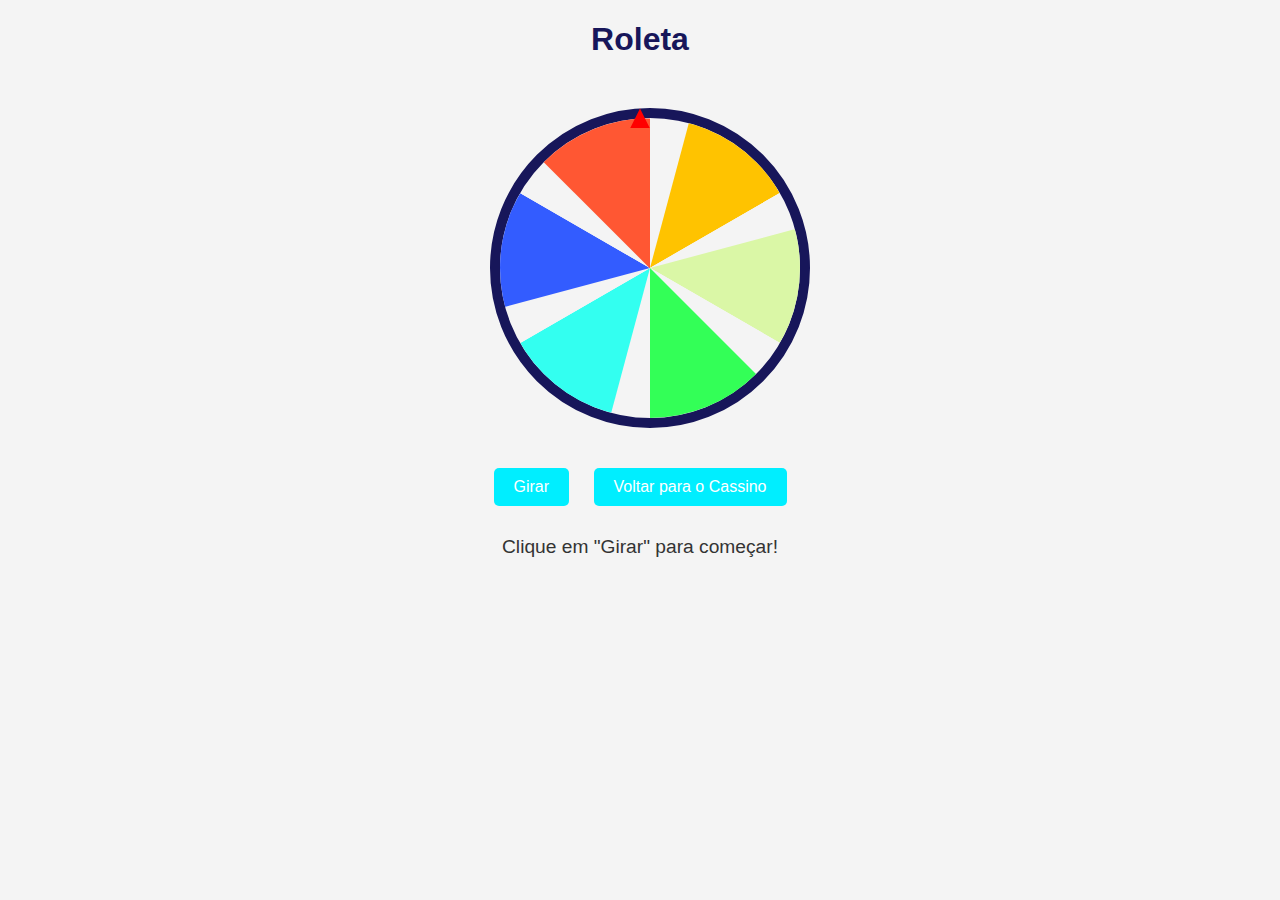
<file: roletaaa.html>
<!DOCTYPE html>
<html lang="en">
<head>
    <meta charset="UTF-8">
    <meta name="viewport" content="width=device-width, initial-scale=1.0">
    <title>Roleta</title>
    <style>
        /* Estilo geral */
        body {
            font-family: Arial, sans-serif;
            text-align: center;
            background-color: #f4f4f4;
            margin: 0;
            padding: 0;
        }

        h1 {
            color: #17165a;
        }

        /* Contêiner da roleta */
        .roulette-container {
            position: relative;
            width: 300px;
            height: 300px;
            margin: 50px auto;
        }

        /* Roleta */
        .roulette {
            width: 100%;
            height: 100%;
            border-radius: 50%;
            border: 10px solid #17165a;
            position: relative;
            overflow: hidden;
            transform-origin: center;
        }

        /* Setores */
        .sector {
            position: absolute;
            width: 50%;
            height: 50%;
            background: #04c9cf;
            transform-origin: 100% 100%;
            clip-path: polygon(100% 100%, 100% 0, 0 0);
        }

        /* Indicador */
        .indicator {
            position: absolute;
            top: 0;
            left: 50%;
            transform: translateX(-50%);
            width: 20px;
            height: 20px;
            background-color: #ff0000;
            clip-path: polygon(50% 0, 100% 100%, 0 100%);
            z-index: 10;
        }

        /* Botões */
        button {
            background-color: #00eeff;
            color: white;
            border: none;
            padding: 10px 20px;
            font-size: 16px;
            border-radius: 5px;
            cursor: pointer;
            transition: background-color 0.3s;
            margin: 10px;
        }

        button:hover {
            background-color: #007bff;
        }

        /* Resultado */
        #result {
            margin-top: 20px;
            font-size: 1.2rem;
            color: #333;
        }
    </style>
</head>
<body>
    <h1>Roleta</h1>
    <div class="roulette-container">
        <div class="indicator"></div>
        <div class="roulette" id="roulette">
            <!-- Setores da roleta -->
            <div class="sector" style="background: #FF5733; transform: rotate(0deg);"></div>
            <div class="sector" style="background: #FFC300; transform: rotate(60deg);"></div>
            <div class="sector" style="background: #DAF7A6; transform: rotate(120deg);"></div>
            <div class="sector" style="background: #33FF57; transform: rotate(180deg);"></div>
            <div class="sector" style="background: #33FFF0; transform: rotate(240deg);"></div>
            <div class="sector" style="background: #335CFF; transform: rotate(300deg);"></div>
        </div>
    </div>
    <button id="spinButton">Girar</button>
    <button onclick="window.location.href='cassino.html'">Voltar para o Cassino</button>
    <div id="result">Clique em "Girar" para começar!</div>

    <script>
        const roulette = document.getElementById('roulette');
        const result = document.getElementById('result');
        const spinButton = document.getElementById('spinButton');

        const sectors = ["1", "2", "3", "4", "5", "6"]; // Setores da roleta
        let isSpinning = false;

        spinButton.addEventListener('click', () => {
            if (isSpinning) return; // Evita múltiplos cliques
            isSpinning = true;

            const spinTime = 3000; // Duração do giro em milissegundos
            const randomSector = Math.floor(Math.random() * sectors.length); // Seleciona setor aleatório
            const spins = 5; // Número de voltas completas
            const degrees = spins * 360 + randomSector * (360 / sectors.length);

            // Define a rotação da roleta
            roulette.style.transition = `transform ${spinTime / 1000}s ease-out`;
            roulette.style.transform = `rotate(${degrees}deg)`;

            // Após o giro, mostra o resultado
            setTimeout(() => {
                roulette.style.transition = 'none';
                roulette.style.transform = `rotate(${randomSector * (360 / sectors.length)}deg)`;
                result.textContent = `O número sorteado foi: ${sectors[randomSector]}`;
                isSpinning = false;
            }, spinTime);
        });
    </script>
</body>
</html>
</file>
<file: stylesheet.css>
* {
    margin: 0;
    padding: 0;
    box-sizing: border-box;
}

html, body {
    height: 100%;
    min-height: 100vh;
    font-family: 'Arial', sans-serif;
    color: #333;
    line-height: 1.6;
    background-color: #1a5d8f;
}

/* Cabeçalho */
header {
    background-color: #17165a;
    color: #04c9cf;
    padding: 15px 0;
    text-align: center;
    box-shadow: 0 4px 8px rgba(0, 0, 0, 0.2);
}

header h1 {
    margin: 0;
    font-size: 2.5em;
    font-weight: 700;
    text-shadow: 2px 2px 4px rgba(0, 0, 0, 0.3);
}

/* Navegação */
nav {
    background-color: #333;
    padding: 10px 0;
    box-shadow: 0 2px 4px rgba(0, 0, 0, 0.3);
}

nav ul {
    list-style: none;
    display: flex;
    justify-content: center;
    gap: 20px;
}

nav ul li {
    flex: 1;
}

nav ul li a {
    display: block;
    padding: 12px 18px;
    color: #fff;
    text-decoration: none;
    border-radius: 5px;
    transition: background-color 0.3s, transform 0.2s;
    font-size: 1.1em;
}

nav ul li a:hover {
    background-color: #555;
    transform: translateY(-2px);
}

/* Conteúdo Principal */
main {
    padding: 30px;
    background-color: #ffffff;
    box-shadow: 0 4px 15px rgba(0, 0, 0, 0.1);
    margin: 20px auto;
    max-width: 900px;
    border-radius: 10px;
    overflow: hidden;
}

h1, h2 {
    margin-bottom: 1.5rem;
    color: #17165a;
    text-align: center;
    font-weight: 700;
}

.bet-section {
    margin-bottom: 30px;
}

.bet {
    padding: 15px;
    border: 1px solid #ddd;
    border-radius: 8px;
    background-color: #f9f9f9;
    transition: transform 0.3s, box-shadow 0.3s;
}

.bet:hover {
    transform: translateY(-5px);
    box-shadow: 0 6px 12px rgba(0, 0, 0, 0.15);
}

.bet-title {
    font-weight: bold;
    font-size: 1.1em;
    margin-bottom: 8px;
}

.bet-odds {
    color: #28a745;
    font-weight: bold;
    font-size: 1.2em;
}

.bet-button {
    background-color: #007bff;
    color: white;
    padding: 12px 24px;
    border: none;
    border-radius: 8px;
    cursor: pointer;
    font-size: 1em;
    transition: background-color 0.3s, transform 0.2s;
    width: 100%;
    margin-top: 10px;
}

.bet-button:hover {
    background-color: #1a5d8f;
    transform: scale(1.05);
}

.bet-button:active {
    background-color: #003366;
}

/* Rodapé */
footer {
    background-color: #282d31;
    color: #fff;
    text-align: center;
    padding: 12px 0;
    margin-top: 30px;
    box-shadow: 0 -2px 6px rgba(0, 0, 0, 0.1);
}

footer p {
    margin: 0;
    font-size: 1em;
}

/* Container e Cassino */
.container {
    display: flex;
    flex-wrap: wrap;
    justify-content: center;
    padding: 20px;
    gap: 20px;
}

.cassino {
    background-color: #fff;
    padding: 20px;
    border-radius: 15px;
    box-shadow: 0 4px 12px rgba(0, 0, 0, 0.1);
    text-align: center;
    width: 300px;
    max-width: 100%;
    box-sizing: border-box;
    flex: 1 1 calc(33% - 20px);
    transition: transform 0.3s, box-shadow 0.3s;
}

.cassino:hover {
    transform: translateY(-5px);
    box-shadow: 0 6px 15px rgba(0, 0, 0, 0.2);
}

h2, .cassino h3 {
    margin-bottom: 15px;
    color: #17165a;
}

/* Responsividade */
@media (max-width: 1024px) {
    .cassino {
        flex: 1 1 calc(50% - 20px);
    }
}

@media (max-width: 768px) {
    .cassino {
        flex: 1 1 100%;
    }
    nav ul {
        flex-direction: column;
        text-align: center;
    }
    nav ul li {
        margin: 10px 0;
    }
}

@media (max-width: 480px) {
    header {
        font-size: 20px;
        padding: 10px;
    }
    nav ul li a {
        padding: 10px 15px;
        font-size: 1em;
    }
    main {
        padding: 15px;
    }
}

/* Estilização de inputs e botões adicionais */
input[type="number"] {
    width: 100%;
    padding: 12px;
    border: 1px solid #ccc;
    border-radius: 8px;
    margin: 10px 0;
    box-sizing: border-box;
    transition: border-color 0.3s;
}

input[type="number"]:focus {
    border-color: #1a5d8f;
    box-shadow: 0 0 5px rgba(26, 93, 143, 0.3);
}

button {
    background-color: #4CAF50;
    color: white;
    padding: 12px;
    border: none;
    border-radius: 8px;
    cursor: pointer;
    width: 100%;
    font-size: 1em;
    transition: background-color 0.3s, transform 0.2s;
}

button:hover {
    background-color: #45a049;
    transform: scale(1.05);
}

button:active {
    background-color: #2e8b57;
}

/* Estilização de parágrafos */
p {
    font-size: 18px;
    margin-top: 20px;
    color: #333;
}
</file>
